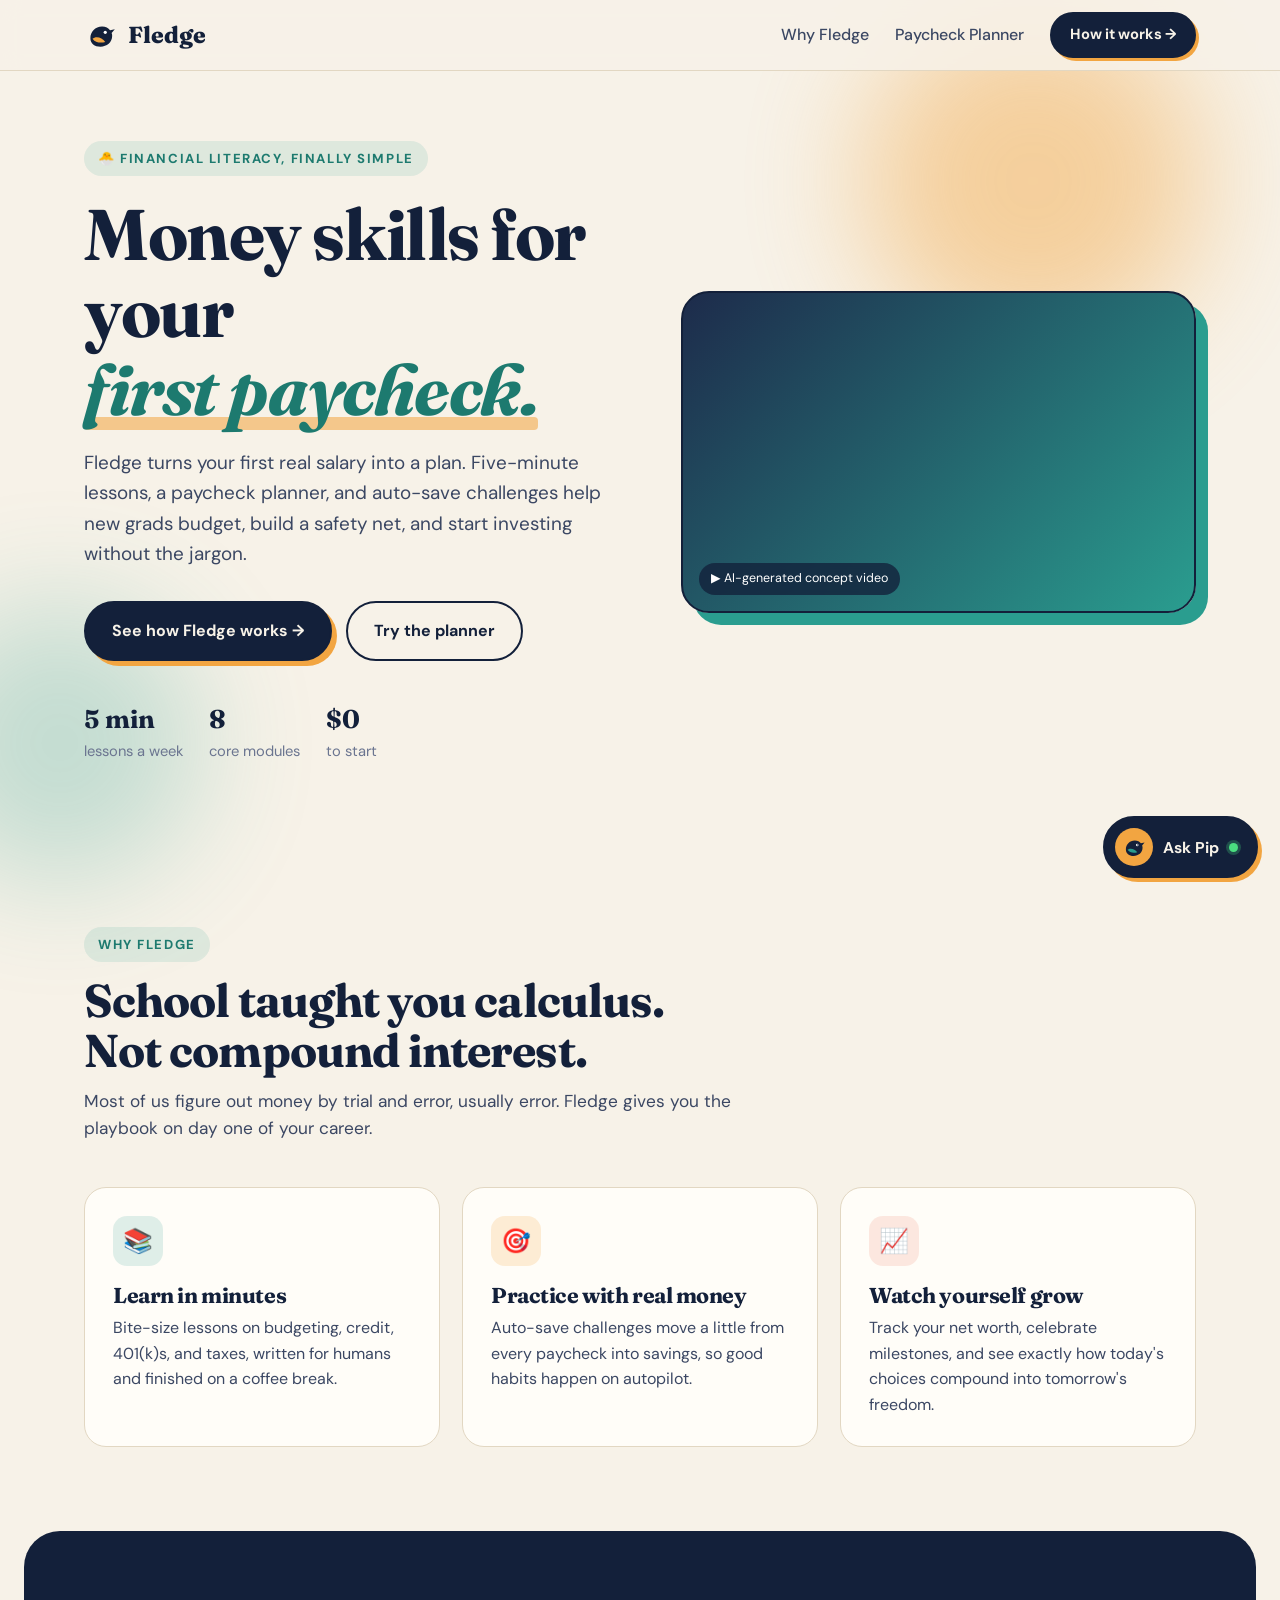
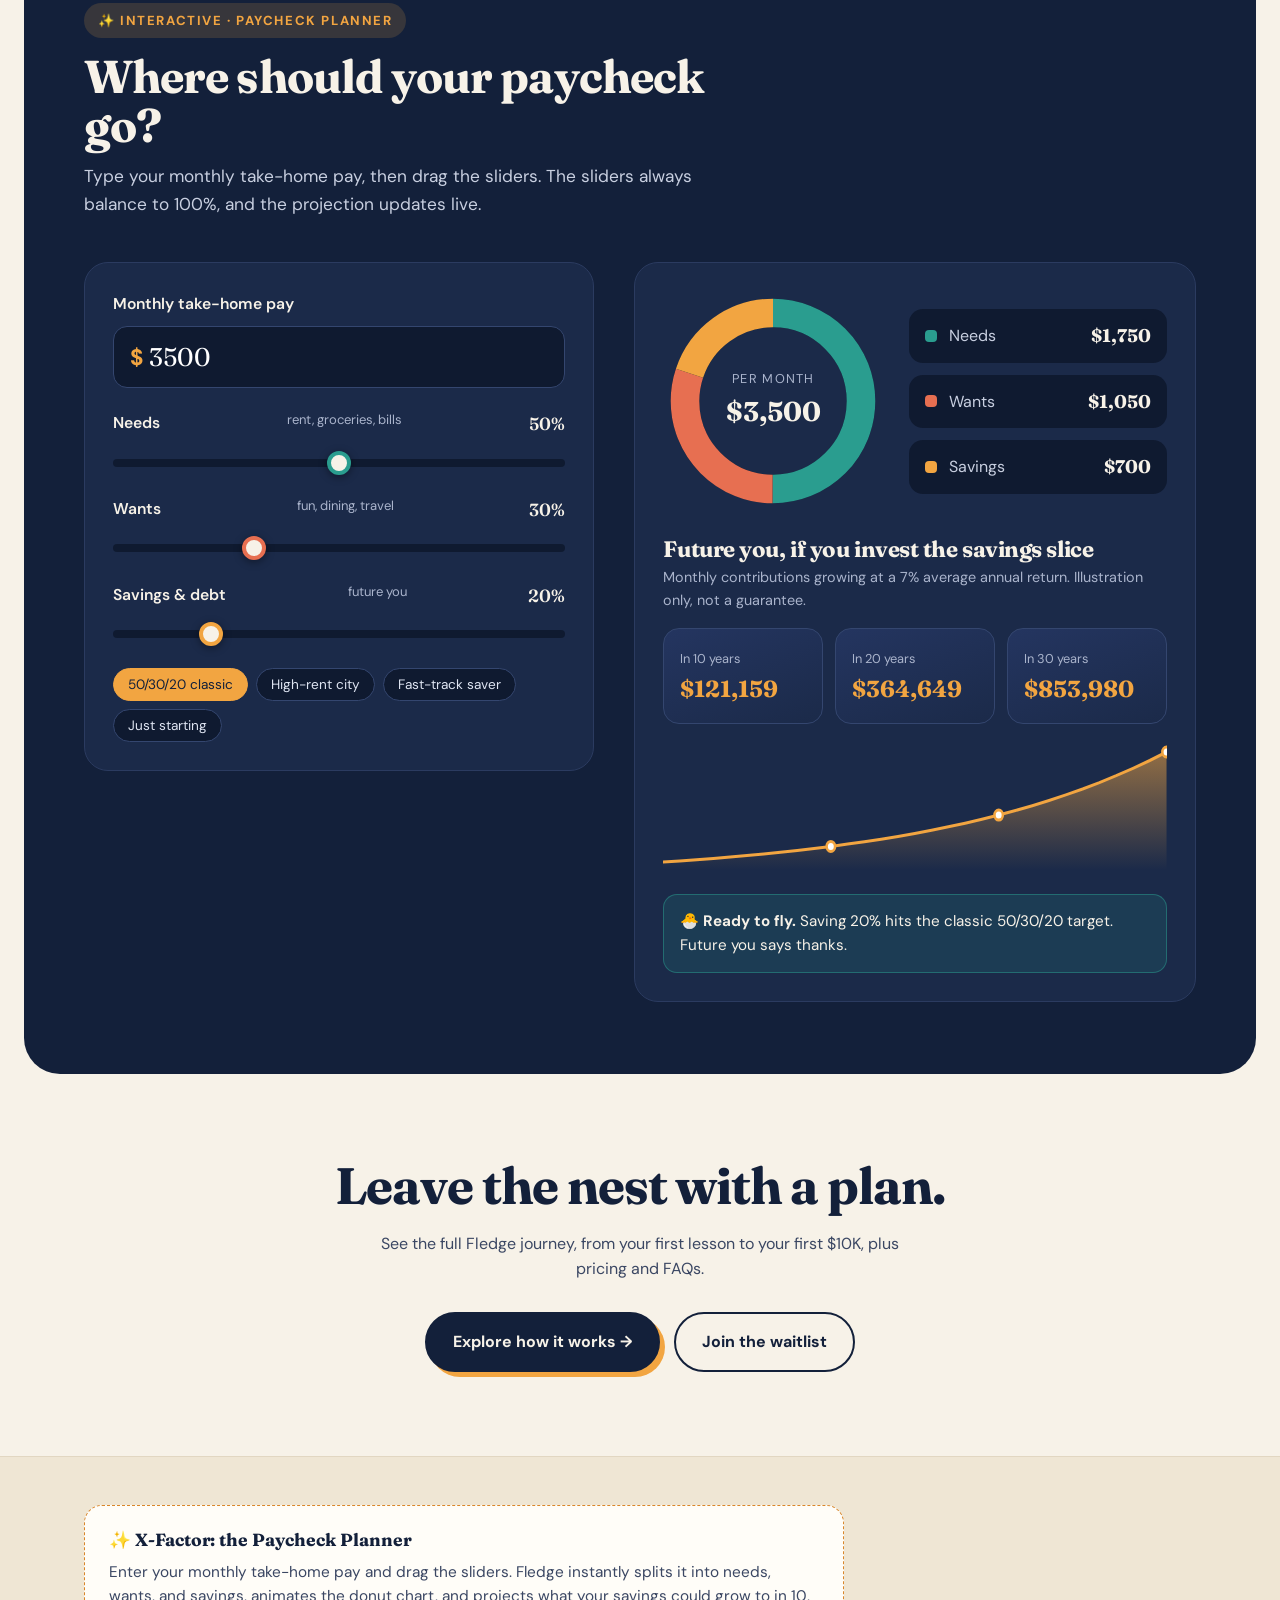
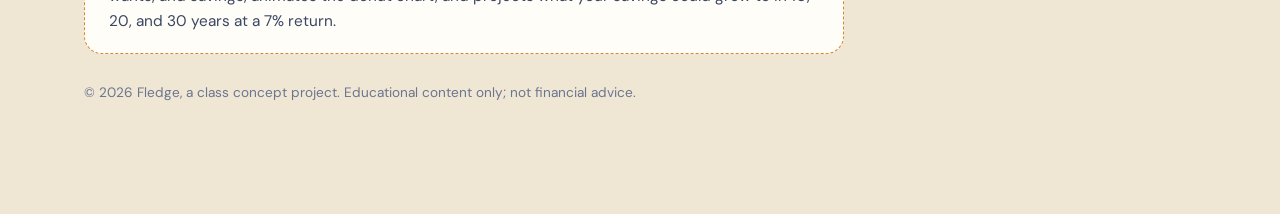
<file: index.html>
<!DOCTYPE html>
<html lang="en">
<head>
<meta charset="UTF-8">
<meta name="viewport" content="width=device-width, initial-scale=1.0">
<title>Fledge | Money skills for your first paycheck</title>
<meta name="description" content="Fledge is a financial literacy app that helps young professionals budget, save, and invest from their very first paycheck.">
<link rel="icon" href="data:image/svg+xml,<svg xmlns='http://www.w3.org/2000/svg' viewBox='0 0 64 64'><path d='M12 38c0-12 9-22 22-22 7 0 12 3 15 7l9-2-6 7c1 2 1 4 1 6 0 12-10 20-22 20-11 0-19-6-19-16z' fill='%2313203a'/><path d='M24 36c6 0 12 3 16 9-9 3-19 1-24-6 2-2 5-3 8-3z' fill='%23f2a541'/></svg>">
<link rel="preconnect" href="https://fonts.googleapis.com">
<link rel="preconnect" href="https://fonts.gstatic.com" crossorigin>
<link href="https://fonts.googleapis.com/css2?family=DM+Sans:wght@400;500;700&family=Fraunces:ital,opsz,wght@0,9..144,600;0,9..144,800;1,9..144,600&display=swap" rel="stylesheet">
<link rel="stylesheet" href="styles.css">
</head>
<body>

<nav class="nav">
  <div class="wrap">
    <a class="logo" href="index.html">
      <svg viewBox="0 0 64 64" aria-hidden="true"><path d="M12 38c0-12 9-22 22-22 7 0 12 3 15 7l9-2-6 7c1 2 1 4 1 6 0 12-10 20-22 20-11 0-19-6-19-16z" fill="#13203a"/><path d="M24 36c6 0 12 3 16 9-9 3-19 1-24-6 2-2 5-3 8-3z" fill="#f2a541"/><circle cx="40" cy="27" r="3" fill="#fff"/></svg>
      Fledge
    </a>
    <div class="nav-links">
      <a class="hide-sm" href="#why">Why Fledge</a>
      <a class="hide-sm" href="#planner">Paycheck Planner</a>
      <a class="btn btn-primary btn-sm" href="learn.html">How it works →</a>
    </div>
  </div>
</nav>

<header class="hero">
  <span class="blob b1"></span><span class="blob b2"></span>
  <div class="wrap">
    <div>
      <span class="eyebrow">🐣 Financial literacy, finally simple</span>
      <h1>Money skills for your <em>first paycheck.</em></h1>
      <p class="lede">Fledge turns your first real salary into a plan. Five-minute lessons, a paycheck planner, and auto-save challenges help new grads budget, build a safety net, and start investing without the jargon.</p>
      <div class="hero-ctas">
        <a class="btn btn-primary" href="learn.html">See how Fledge works →</a>
        <a class="btn btn-ghost" href="#planner">Try the planner</a>
      </div>
      <div class="trust">
        <div><strong>5 min</strong>lessons a week</div>
        <div><strong>8</strong>core modules</div>
        <div><strong>$0</strong>to start</div>
      </div>
    </div>
    <div class="video-frame">
      <video id="hero-video" autoplay muted loop playsinline preload="auto" aria-label="AI-generated video illustrating the Fledge concept">
        <source src="media/hero.mp4" type="video/mp4">
      </video>
      <span class="video-tag">▶ AI-generated concept video</span>
    </div>
  </div>
</header>

<section id="why">
  <div class="wrap">
    <div class="section-head reveal">
      <span class="eyebrow">Why Fledge</span>
      <h2>School taught you calculus. Not compound interest.</h2>
      <p>Most of us figure out money by trial and error, usually error. Fledge gives you the playbook on day one of your career.</p>
    </div>
    <div class="cards">
      <div class="card reveal">
        <div class="icon" style="background:rgba(42,157,143,.15)">📚</div>
        <h3>Learn in minutes</h3>
        <p>Bite-size lessons on budgeting, credit, 401(k)s, and taxes, written for humans and finished on a coffee break.</p>
      </div>
      <div class="card reveal">
        <div class="icon" style="background:rgba(242,165,65,.2)">🎯</div>
        <h3>Practice with real money</h3>
        <p>Auto-save challenges move a little from every paycheck into savings, so good habits happen on autopilot.</p>
      </div>
      <div class="card reveal">
        <div class="icon" style="background:rgba(231,111,81,.15)">📈</div>
        <h3>Watch yourself grow</h3>
        <p>Track your net worth, celebrate milestones, and see exactly how today's choices compound into tomorrow's freedom.</p>
      </div>
    </div>
  </div>
</section>

<section class="planner" id="planner">
  <div class="wrap">
    <div class="section-head reveal">
      <span class="eyebrow">✨ Interactive · Paycheck Planner</span>
      <h2>Where should your paycheck go?</h2>
      <p>Type your monthly take-home pay, then drag the sliders. The sliders always balance to 100%, and the projection updates live.</p>
    </div>
    <div class="planner-grid" id="planner-app">
      <div class="panel">
        <div class="field">
          <label for="pay">Monthly take-home pay</label>
          <div class="money-input"><b>$</b><input id="pay" type="text" inputmode="decimal" value="3500" aria-label="Monthly take-home pay in dollars"></div>
        </div>
        <div class="field">
          <label for="r-needs">Needs <small style="color:#aab4cc;font-weight:400">rent, groceries, bills</small><span id="l-needs">50%</span></label>
          <input id="r-needs" class="r-needs" type="range" min="0" max="100" value="50">
        </div>
        <div class="field">
          <label for="r-wants">Wants <small style="color:#aab4cc;font-weight:400">fun, dining, travel</small><span id="l-wants">30%</span></label>
          <input id="r-wants" class="r-wants" type="range" min="0" max="100" value="30">
        </div>
        <div class="field">
          <label for="r-save">Savings &amp; debt <small style="color:#aab4cc;font-weight:400">future you</small><span id="l-save">20%</span></label>
          <input id="r-save" class="r-save" type="range" min="0" max="100" value="20">
        </div>
        <div class="presets">
          <button class="chip preset" data-split="50/30/20">50/30/20 classic</button>
          <button class="chip preset" data-split="60/20/20">High-rent city</button>
          <button class="chip preset" data-split="50/20/30">Fast-track saver</button>
          <button class="chip preset" data-split="70/25/5">Just starting</button>
        </div>
      </div>
      <div class="panel">
        <div class="results">
          <div class="donut">
            <svg viewBox="0 0 200 200" width="220" height="220" aria-hidden="true">
              <circle cx="100" cy="100" r="80" stroke="#0f1a30"/>
              <circle id="arc-needs" cx="100" cy="100" r="80" stroke="#2a9d8f"/>
              <circle id="arc-wants" cx="100" cy="100" r="80" stroke="#e76f51"/>
              <circle id="arc-save" cx="100" cy="100" r="80" stroke="#f2a541"/>
            </svg>
            <div class="donut-center"><small>per month</small><strong id="d-total">$0</strong></div>
          </div>
          <div class="legend">
            <div><i style="background:#2a9d8f"></i><span>Needs</span><b id="v-needs">$0</b></div>
            <div><i style="background:#e76f51"></i><span>Wants</span><b id="v-wants">$0</b></div>
            <div><i style="background:#f2a541"></i><span>Savings</span><b id="v-save">$0</b></div>
          </div>
        </div>
        <div class="future">
          <h3>Future you, if you invest the savings slice</h3>
          <p class="small">Monthly contributions growing at a 7% average annual return. Illustration only, not a guarantee.</p>
          <div class="future-row">
            <div><small>In 10 years</small><strong id="f10">$0</strong></div>
            <div><small>In 20 years</small><strong id="f20">$0</strong></div>
            <div><small>In 30 years</small><strong id="f30">$0</strong></div>
          </div>
          <svg id="growth" class="growth" viewBox="0 0 600 130" preserveAspectRatio="none" aria-hidden="true"></svg>
          <div class="verdict" id="verdict"></div>
        </div>
      </div>
    </div>
  </div>
</section>

<section class="band">
  <div class="wrap reveal">
    <h2>Leave the nest with a plan.</h2>
    <p>See the full Fledge journey, from your first lesson to your first $10K, plus pricing and FAQs.</p>
    <div class="hero-ctas" style="justify-content:center">
      <a class="btn btn-primary" href="learn.html">Explore how it works →</a>
      <a class="btn btn-ghost" href="#" data-open-chat="How do I join the waitlist?">Join the waitlist</a>
    </div>
  </div>
</section>

<footer>
  <div class="wrap">
    <div class="xfactor-note">
      <h4>✨ X-Factor: the Paycheck Planner</h4>
      <p>Enter your monthly take-home pay and drag the sliders. Fledge instantly splits it into needs, wants, and savings, animates the donut chart, and projects what your savings could grow to in 10, 20, and 30 years at a 7% return.</p>
    </div>
    <p class="fine">© 2026 Fledge, a class concept project. Educational content only; not financial advice.</p>
  </div>
</footer>

<script src="app.js"></script>
</body>
</html>
</file>
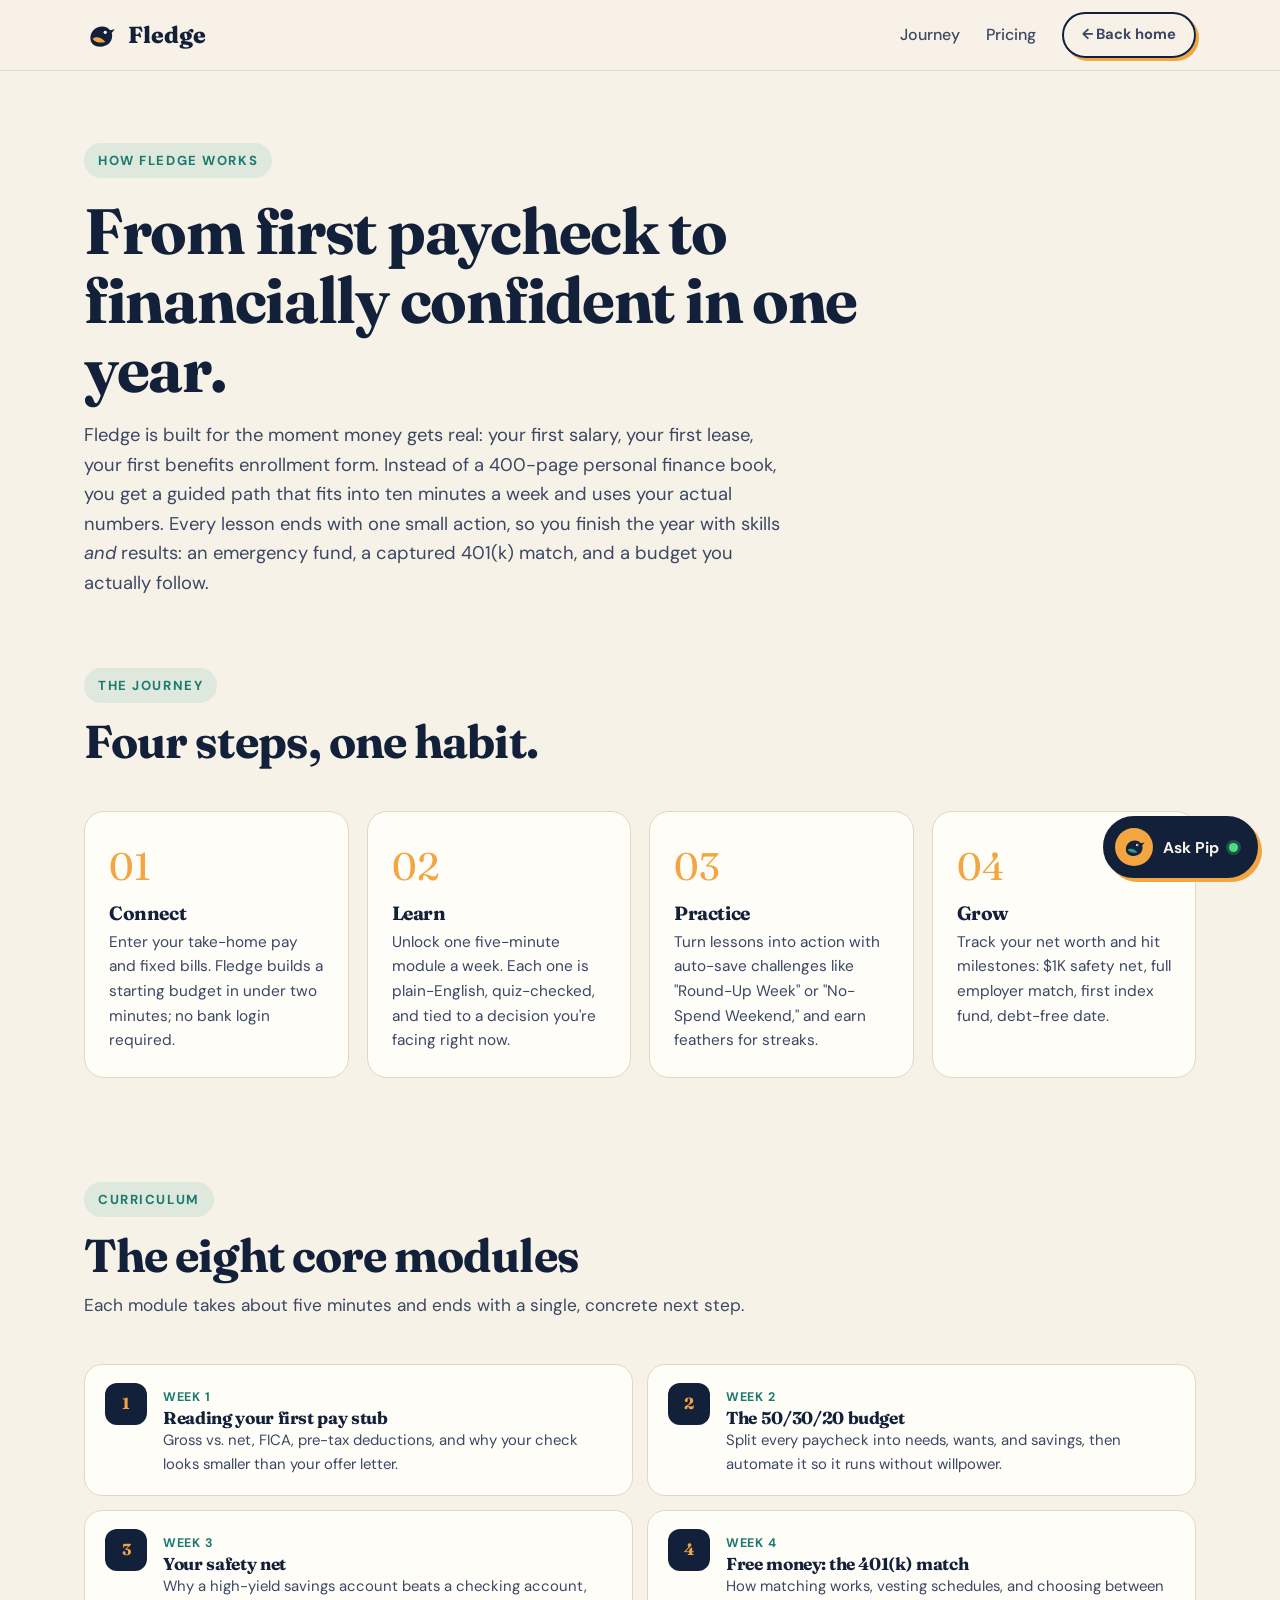
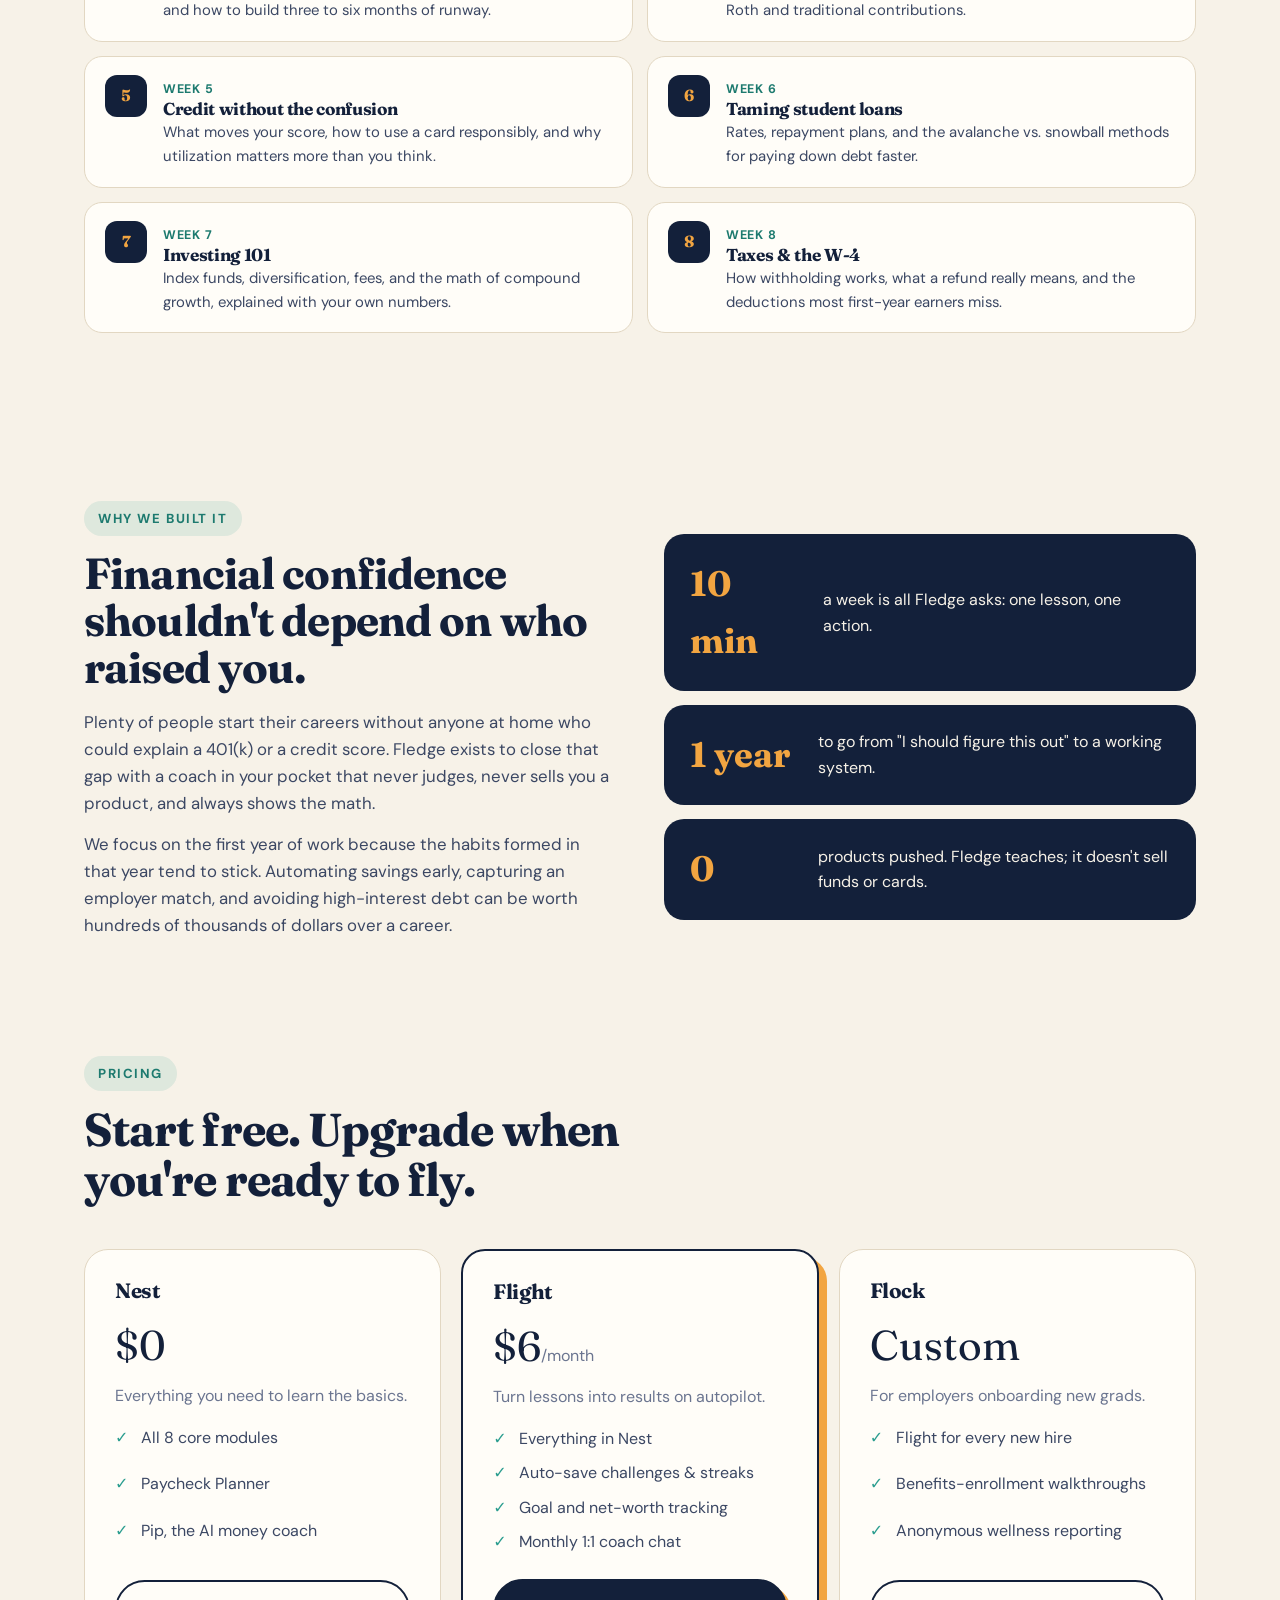
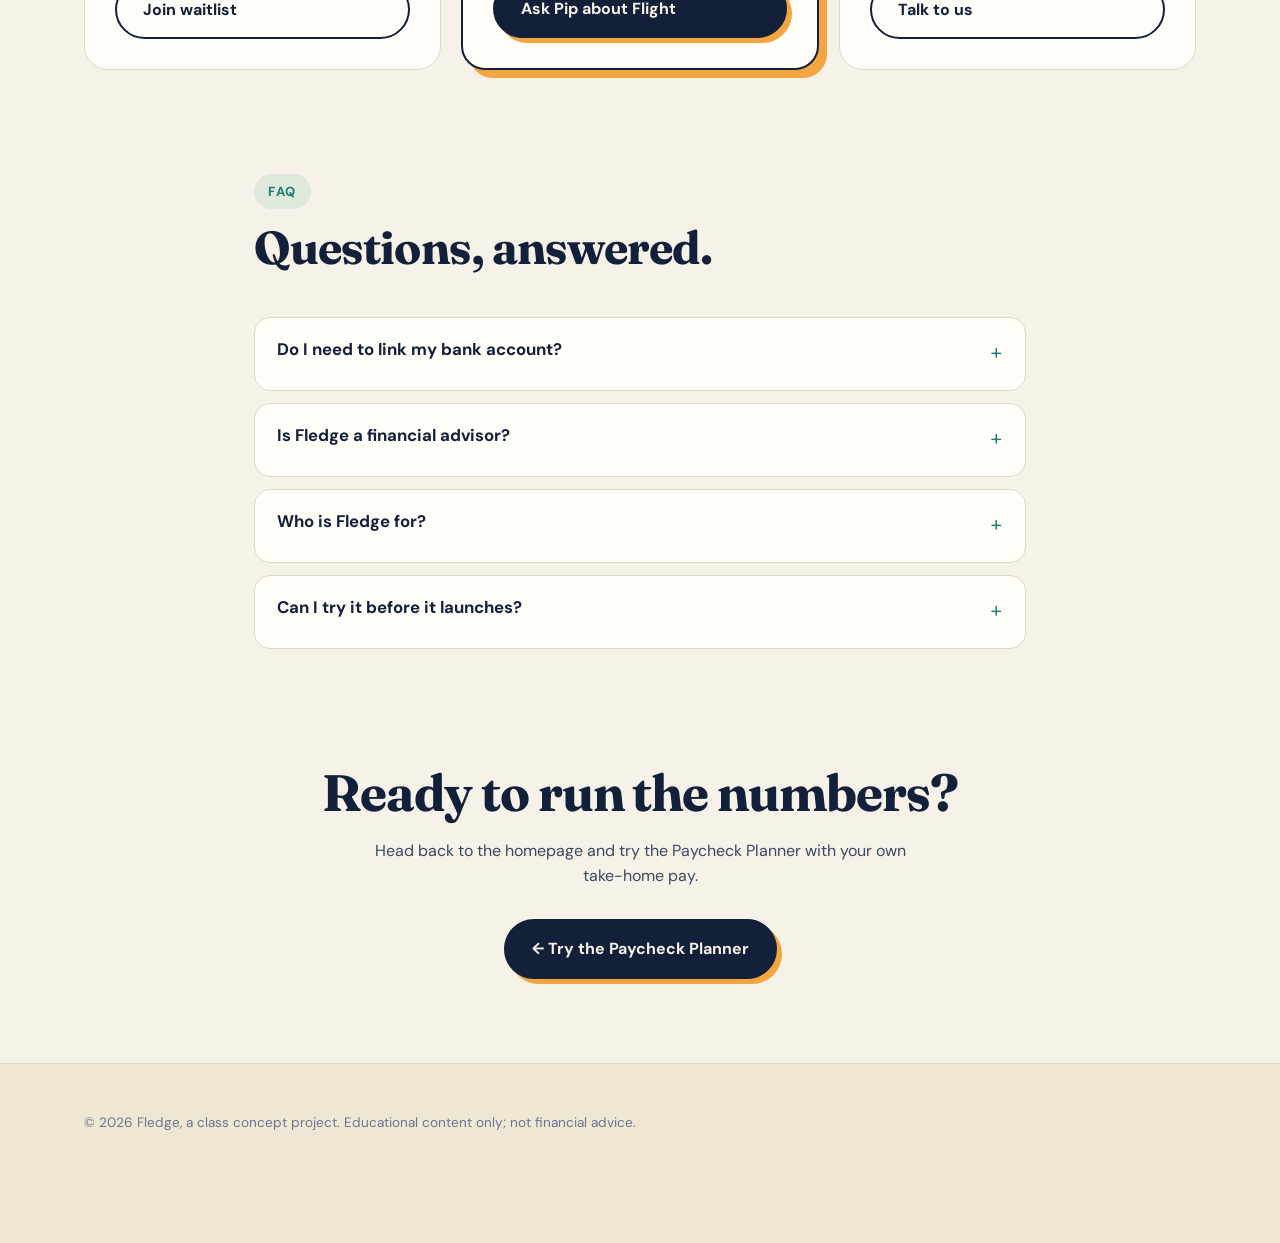
<file: learn.html>
<!DOCTYPE html>
<html lang="en">
<head>
<meta charset="UTF-8">
<meta name="viewport" content="width=device-width, initial-scale=1.0">
<title>How Fledge works | Fledge</title>
<meta name="description" content="How the Fledge financial literacy app works: the four-step journey, eight core modules, pricing, and FAQs.">
<link rel="icon" href="data:image/svg+xml,<svg xmlns='http://www.w3.org/2000/svg' viewBox='0 0 64 64'><path d='M12 38c0-12 9-22 22-22 7 0 12 3 15 7l9-2-6 7c1 2 1 4 1 6 0 12-10 20-22 20-11 0-19-6-19-16z' fill='%2313203a'/><path d='M24 36c6 0 12 3 16 9-9 3-19 1-24-6 2-2 5-3 8-3z' fill='%23f2a541'/></svg>">
<link rel="preconnect" href="https://fonts.googleapis.com">
<link rel="preconnect" href="https://fonts.gstatic.com" crossorigin>
<link href="https://fonts.googleapis.com/css2?family=DM+Sans:wght@400;500;700&family=Fraunces:ital,opsz,wght@0,9..144,600;0,9..144,800;1,9..144,600&display=swap" rel="stylesheet">
<link rel="stylesheet" href="styles.css">
</head>
<body>

<nav class="nav">
  <div class="wrap">
    <a class="logo" href="index.html">
      <svg viewBox="0 0 64 64" aria-hidden="true"><path d="M12 38c0-12 9-22 22-22 7 0 12 3 15 7l9-2-6 7c1 2 1 4 1 6 0 12-10 20-22 20-11 0-19-6-19-16z" fill="#13203a"/><path d="M24 36c6 0 12 3 16 9-9 3-19 1-24-6 2-2 5-3 8-3z" fill="#f2a541"/><circle cx="40" cy="27" r="3" fill="#fff"/></svg>
      Fledge
    </a>
    <div class="nav-links">
      <a class="hide-sm" href="#journey">Journey</a>
      <a class="hide-sm" href="#pricing">Pricing</a>
      <a class="btn btn-ghost btn-sm" href="index.html">← Back home</a>
    </div>
  </div>
</nav>

<header class="page-hero">
  <div class="wrap">
    <span class="eyebrow">How Fledge works</span>
    <h1>From first paycheck to financially confident in one year.</h1>
    <p>Fledge is built for the moment money gets real: your first salary, your first lease, your first benefits enrollment form. Instead of a 400-page personal finance book, you get a guided path that fits into ten minutes a week and uses your actual numbers. Every lesson ends with one small action, so you finish the year with skills <em>and</em> results: an emergency fund, a captured 401(k) match, and a budget you actually follow.</p>
  </div>
</header>

<section id="journey" style="padding-top:40px">
  <div class="wrap">
    <div class="section-head reveal">
      <span class="eyebrow">The journey</span>
      <h2>Four steps, one habit.</h2>
    </div>
    <div class="steps">
      <div class="step reveal"><h3>Connect</h3><p>Enter your take-home pay and fixed bills. Fledge builds a starting budget in under two minutes; no bank login required.</p></div>
      <div class="step reveal"><h3>Learn</h3><p>Unlock one five-minute module a week. Each one is plain-English, quiz-checked, and tied to a decision you're facing right now.</p></div>
      <div class="step reveal"><h3>Practice</h3><p>Turn lessons into action with auto-save challenges like "Round-Up Week" or "No-Spend Weekend," and earn feathers for streaks.</p></div>
      <div class="step reveal"><h3>Grow</h3><p>Track your net worth and hit milestones: $1K safety net, full employer match, first index fund, debt-free date.</p></div>
    </div>
  </div>
</section>

<section style="padding-top:20px">
  <div class="wrap">
    <div class="section-head reveal">
      <span class="eyebrow">Curriculum</span>
      <h2>The eight core modules</h2>
      <p>Each module takes about five minutes and ends with a single, concrete next step.</p>
    </div>
    <div class="modules">
      <div class="module reveal"><span class="num">1</span><div><small>Week 1</small><h3>Reading your first pay stub</h3><p>Gross vs. net, FICA, pre-tax deductions, and why your check looks smaller than your offer letter.</p></div></div>
      <div class="module reveal"><span class="num">2</span><div><small>Week 2</small><h3>The 50/30/20 budget</h3><p>Split every paycheck into needs, wants, and savings, then automate it so it runs without willpower.</p></div></div>
      <div class="module reveal"><span class="num">3</span><div><small>Week 3</small><h3>Your safety net</h3><p>Why a high-yield savings account beats a checking account, and how to build three to six months of runway.</p></div></div>
      <div class="module reveal"><span class="num">4</span><div><small>Week 4</small><h3>Free money: the 401(k) match</h3><p>How matching works, vesting schedules, and choosing between Roth and traditional contributions.</p></div></div>
      <div class="module reveal"><span class="num">5</span><div><small>Week 5</small><h3>Credit without the confusion</h3><p>What moves your score, how to use a card responsibly, and why utilization matters more than you think.</p></div></div>
      <div class="module reveal"><span class="num">6</span><div><small>Week 6</small><h3>Taming student loans</h3><p>Rates, repayment plans, and the avalanche vs. snowball methods for paying down debt faster.</p></div></div>
      <div class="module reveal"><span class="num">7</span><div><small>Week 7</small><h3>Investing 101</h3><p>Index funds, diversification, fees, and the math of compound growth, explained with your own numbers.</p></div></div>
      <div class="module reveal"><span class="num">8</span><div><small>Week 8</small><h3>Taxes &amp; the W-4</h3><p>How withholding works, what a refund really means, and the deductions most first-year earners miss.</p></div></div>
    </div>
  </div>
</section>

<section>
  <div class="wrap mission">
    <div class="reveal">
      <span class="eyebrow">Why we built it</span>
      <h2 style="font-size:clamp(2rem,3.4vw,2.8rem);margin:14px 0 18px">Financial confidence shouldn't depend on who raised you.</h2>
      <p>Plenty of people start their careers without anyone at home who could explain a 401(k) or a credit score. Fledge exists to close that gap with a coach in your pocket that never judges, never sells you a product, and always shows the math.</p>
      <p>We focus on the first year of work because the habits formed in that year tend to stick. Automating savings early, capturing an employer match, and avoiding high-interest debt can be worth hundreds of thousands of dollars over a career.</p>
    </div>
    <div class="stat-stack reveal">
      <div class="stat"><strong>10 min</strong><span>a week is all Fledge asks: one lesson, one action.</span></div>
      <div class="stat"><strong>1 year</strong><span>to go from "I should figure this out" to a working system.</span></div>
      <div class="stat"><strong>0</strong><span>products pushed. Fledge teaches; it doesn't sell funds or cards.</span></div>
    </div>
  </div>
</section>

<section id="pricing" style="padding-top:20px">
  <div class="wrap">
    <div class="section-head reveal">
      <span class="eyebrow">Pricing</span>
      <h2>Start free. Upgrade when you're ready to fly.</h2>
    </div>
    <div class="pricing">
      <div class="price reveal">
        <h3>Nest</h3>
        <div class="amt">$0</div>
        <p style="color:var(--muted)">Everything you need to learn the basics.</p>
        <ul><li>All 8 core modules</li><li>Paycheck Planner</li><li>Pip, the AI money coach</li></ul>
        <a class="btn btn-ghost" href="#" data-open-chat="How do I join the waitlist?">Join waitlist</a>
      </div>
      <div class="price featured reveal">
        <h3>Flight</h3>
        <div class="amt">$6<small>/month</small></div>
        <p style="color:var(--muted)">Turn lessons into results on autopilot.</p>
        <ul><li>Everything in Nest</li><li>Auto-save challenges &amp; streaks</li><li>Goal and net-worth tracking</li><li>Monthly 1:1 coach chat</li></ul>
        <a class="btn btn-primary" href="#" data-open-chat="Tell me about the Flight plan">Ask Pip about Flight</a>
      </div>
      <div class="price reveal">
        <h3>Flock</h3>
        <div class="amt">Custom</div>
        <p style="color:var(--muted)">For employers onboarding new grads.</p>
        <ul><li>Flight for every new hire</li><li>Benefits-enrollment walkthroughs</li><li>Anonymous wellness reporting</li></ul>
        <a class="btn btn-ghost" href="#" data-open-chat="How does Flock work for employers?">Talk to us</a>
      </div>
    </div>
  </div>
</section>

<section class="faq" style="padding-top:20px">
  <div class="wrap" style="max-width:820px">
    <div class="section-head reveal">
      <span class="eyebrow">FAQ</span>
      <h2>Questions, answered.</h2>
    </div>
    <details class="reveal"><summary>Do I need to link my bank account?</summary><p>No. Fledge works with the numbers you type in. Bank linking is optional in the Flight plan for automatic tracking.</p></details>
    <details class="reveal"><summary>Is Fledge a financial advisor?</summary><p>No. Fledge is an education tool. It explains concepts and runs illustrative math, but it never recommends specific securities. For personal investment decisions, talk to a licensed professional.</p></details>
    <details class="reveal"><summary>Who is Fledge for?</summary><p>Anyone in their first few years of full-time work: new grads, career switchers, and anyone who never got "the money talk."</p></details>
    <details class="reveal"><summary>Can I try it before it launches?</summary><p>Yes. Join the waitlist and we'll send early-access invites in batches. In the meantime, Pip (bottom-right) can answer your money questions right now.</p></details>
  </div>
</section>

<section class="band" style="padding-top:20px">
  <div class="wrap reveal">
    <h2>Ready to run the numbers?</h2>
    <p>Head back to the homepage and try the Paycheck Planner with your own take-home pay.</p>
    <a class="btn btn-primary" href="index.html#planner">← Try the Paycheck Planner</a>
  </div>
</section>

<footer>
  <div class="wrap">
    <p class="fine">© 2026 Fledge, a class concept project. Educational content only; not financial advice.</p>
  </div>
</footer>

<script src="app.js"></script>
</body>
</html>
</file>
<file: styles.css>
:root{
  --paper:#f7f2e8;--paper-2:#efe6d4;--ink:#13203a;--ink-2:#3b4763;--muted:#6b7590;
  --gold:#f2a541;--gold-deep:#d9862a;--teal:#2a9d8f;--teal-deep:#1d7a6f;--coral:#e76f51;
  --card:#fffdf8;--line:#e2d7c2;--shadow:0 18px 40px -18px rgba(19,32,58,.35);
  --radius:22px;
}
*{box-sizing:border-box;margin:0;padding:0}
html{scroll-behavior:smooth}
body{font-family:"DM Sans",system-ui,sans-serif;background:var(--paper);color:var(--ink);line-height:1.6;-webkit-font-smoothing:antialiased;overflow-x:hidden}
h1,h2,h3{font-family:"Fraunces",Georgia,serif;font-weight:700;line-height:1.08;letter-spacing:-.02em}
a{color:inherit}
.wrap{max-width:1160px;margin:0 auto;padding:0 24px}

/* nav */
.nav{position:sticky;top:0;z-index:40;background:rgba(247,242,232,.86);backdrop-filter:blur(10px);border-bottom:1px solid var(--line)}
.nav .wrap{display:flex;align-items:center;justify-content:space-between;height:70px}
.logo{display:flex;align-items:center;gap:10px;font-family:"Fraunces",serif;font-weight:800;font-size:1.45rem;text-decoration:none}
.logo svg{width:34px;height:34px}
.nav-links{display:flex;gap:26px;align-items:center;font-weight:500}
.nav-links a{text-decoration:none;color:var(--ink-2)}
.nav-links a:hover{color:var(--ink)}
.nav-links a.btn-primary,.nav-links a.btn-ghost:hover{color:var(--paper)}
@media(max-width:720px){.nav-links a.hide-sm{display:none}}

/* buttons */
.btn{display:inline-flex;align-items:center;gap:10px;padding:15px 26px;border-radius:999px;font-weight:700;font-size:1rem;text-decoration:none;border:2px solid var(--ink);cursor:pointer;transition:transform .18s ease,box-shadow .18s ease,background .18s}
.btn-primary{background:var(--ink);color:var(--paper);box-shadow:5px 5px 0 var(--gold)}
.btn-primary:hover{transform:translate(-2px,-2px);box-shadow:7px 7px 0 var(--gold)}
.btn-ghost{background:transparent;color:var(--ink)}
.btn-ghost:hover{background:var(--ink);color:var(--paper)}
.btn-sm{padding:9px 18px;font-size:.92rem;box-shadow:3px 3px 0 var(--gold)}

/* hero */
.hero{padding:70px 0 80px;position:relative}
.hero .wrap{display:grid;grid-template-columns:1.05fr 1fr;gap:56px;align-items:center}
.eyebrow{display:inline-flex;align-items:center;gap:8px;font-size:.82rem;font-weight:700;letter-spacing:.12em;text-transform:uppercase;color:var(--teal-deep);background:rgba(42,157,143,.12);padding:7px 14px;border-radius:999px}
.hero h1{font-size:clamp(2.6rem,5.6vw,4.6rem);margin:20px 0 20px}
.hero h1 em{font-style:italic;color:var(--teal-deep);position:relative;white-space:nowrap}
.hero h1 em::after{content:"";position:absolute;left:0;right:0;bottom:.04em;height:.18em;background:var(--gold);opacity:.55;z-index:-1;border-radius:4px}
.hero p.lede{font-size:1.18rem;color:var(--ink-2);max-width:520px;margin-bottom:32px}
.hero-ctas{display:flex;flex-wrap:wrap;gap:14px}
.trust{display:flex;gap:26px;margin-top:38px;color:var(--muted);font-size:.92rem}
.trust strong{display:block;font-family:"Fraunces",serif;font-size:1.6rem;color:var(--ink)}
.video-frame{position:relative;border-radius:28px;overflow:hidden;border:2px solid var(--ink);box-shadow:12px 12px 0 var(--teal);background:linear-gradient(135deg,#1d2b4b,#2a9d8f);aspect-ratio:16/10}
.video-frame video{width:100%;height:100%;object-fit:cover;display:block}
.video-tag{position:absolute;left:16px;bottom:16px;background:rgba(19,32,58,.78);color:#fff;font-size:.78rem;padding:6px 12px;border-radius:999px;backdrop-filter:blur(4px)}
.blob{position:absolute;border-radius:50%;filter:blur(60px);opacity:.45;z-index:-1}
.blob.b1{width:340px;height:340px;background:var(--gold);top:-60px;right:6%}
.blob.b2{width:280px;height:280px;background:var(--teal);bottom:-40px;left:-80px;opacity:.25}
@media(max-width:900px){.hero .wrap{grid-template-columns:1fr}.hero{padding-top:40px}}

/* sections */
section{padding:84px 0}
.section-head{max-width:660px;margin-bottom:44px}
.section-head h2{font-size:clamp(2rem,3.6vw,3rem);margin:14px 0 12px}
.section-head p{color:var(--ink-2);font-size:1.08rem}
.cards{display:grid;grid-template-columns:repeat(3,1fr);gap:22px}
.card{background:var(--card);border:1.5px solid var(--line);border-radius:var(--radius);padding:28px;transition:transform .2s,box-shadow .2s}
.card:hover{transform:translateY(-4px);box-shadow:var(--shadow)}
.card .icon{width:50px;height:50px;border-radius:14px;display:grid;place-items:center;font-size:1.5rem;margin-bottom:18px}
.card h3{font-size:1.35rem;margin-bottom:8px}
.card p{color:var(--ink-2)}
@media(max-width:860px){.cards{grid-template-columns:1fr}}

/* planner (x-factor) */
.planner{background:var(--ink);color:var(--paper);border-radius:36px;margin:0 24px;padding:72px 0}
.planner .eyebrow{background:rgba(242,165,65,.16);color:var(--gold)}
.planner .section-head p{color:#c8cfe0}
.planner-grid{display:grid;grid-template-columns:1fr 1.1fr;gap:40px;align-items:start}
.panel{background:#1b2a49;border:1px solid #2b3b60;border-radius:24px;padding:28px}
.field{margin-bottom:22px}
.field label{display:flex;justify-content:space-between;font-weight:600;margin-bottom:10px;font-size:.98rem}
.field label span{font-family:"Fraunces",serif;font-size:1.1rem}
.money-input{display:flex;align-items:center;background:#0f1a30;border:1.5px solid #34466f;border-radius:14px;padding:4px 16px}
.money-input b{color:var(--gold);font-size:1.4rem;margin-right:6px}
.money-input input{flex:1;background:transparent;border:0;color:#fff;font-size:1.6rem;font-family:"Fraunces",serif;padding:10px 0;outline:none;width:100%}
input[type=range]{width:100%;appearance:none;height:8px;border-radius:999px;background:#0f1a30;outline:none}
input[type=range]::-webkit-slider-thumb{appearance:none;width:24px;height:24px;border-radius:50%;background:var(--paper);border:4px solid var(--c,#f2a541);cursor:pointer;box-shadow:0 2px 8px rgba(0,0,0,.4)}
input[type=range]::-moz-range-thumb{width:18px;height:18px;border-radius:50%;background:var(--paper);border:4px solid var(--c,#f2a541);cursor:pointer}
.r-needs{--c:#2a9d8f}.r-wants{--c:#e76f51}.r-save{--c:#f2a541}
.presets{display:flex;gap:8px;flex-wrap:wrap;margin-top:6px}
.chip{background:#0f1a30;border:1px solid #34466f;color:#dfe5f2;border-radius:999px;padding:7px 14px;font-size:.85rem;cursor:pointer;font-family:inherit;transition:.15s}
.chip:hover,.chip.on{background:var(--gold);color:var(--ink);border-color:var(--gold)}
.results{display:grid;grid-template-columns:220px 1fr;gap:26px;align-items:center}
.donut{position:relative;width:220px;height:220px}
.donut svg{transform:rotate(-90deg)}
.donut circle{fill:none;stroke-width:26;transition:stroke-dasharray .6s cubic-bezier(.2,.8,.2,1),stroke-dashoffset .6s cubic-bezier(.2,.8,.2,1)}
.donut-center{position:absolute;inset:0;display:grid;place-content:center;text-align:center}
.donut-center small{color:#aab4cc;font-size:.8rem;text-transform:uppercase;letter-spacing:.1em}
.donut-center strong{font-family:"Fraunces",serif;font-size:1.7rem}
.legend{display:grid;gap:12px}
.legend div{display:flex;align-items:center;gap:12px;background:#0f1a30;border-radius:14px;padding:12px 16px}
.legend i{width:12px;height:12px;border-radius:4px;flex:none}
.legend span{flex:1;color:#c8cfe0}
.legend b{font-family:"Fraunces",serif;font-size:1.15rem}
.future{margin-top:26px}
.future h3{font-size:1.4rem;margin-bottom:4px}
.future p.small{color:#aab4cc;font-size:.9rem;margin-bottom:16px}
.future-row{display:grid;grid-template-columns:repeat(3,1fr);gap:12px}
.future-row div{background:linear-gradient(160deg,#243560,#1b2a49);border:1px solid #34466f;border-radius:16px;padding:16px}
.future-row small{color:#aab4cc;font-size:.8rem}
.future-row strong{display:block;font-family:"Fraunces",serif;font-size:1.45rem;color:var(--gold)}
.growth{width:100%;height:130px;margin-top:16px}
.verdict{margin-top:16px;padding:14px 16px;border-radius:14px;background:rgba(42,157,143,.16);border:1px solid rgba(42,157,143,.5);font-size:.95rem}
@media(max-width:980px){.planner-grid{grid-template-columns:1fr}}
@media(max-width:560px){.results{grid-template-columns:1fr;justify-items:center}.future-row{grid-template-columns:1fr}.planner{margin:0 10px}}

/* cta band */
.band{text-align:center}
.band h2{font-size:clamp(2rem,4vw,3.2rem);max-width:760px;margin:0 auto 18px}
.band p{color:var(--ink-2);max-width:560px;margin:0 auto 30px}

/* footer */
footer{border-top:1px solid var(--line);padding:48px 0 110px;background:var(--paper-2)}
.xfactor-note{background:var(--card);border:1.5px dashed var(--gold-deep);border-radius:18px;padding:20px 24px;max-width:760px;margin-bottom:28px}
.xfactor-note h4{font-family:"Fraunces",serif;font-size:1.1rem;margin-bottom:6px}
.xfactor-note p{color:var(--ink-2);font-size:.96rem}
.fine{color:var(--muted);font-size:.85rem}

/* learn page */
.page-hero{padding:72px 0 30px}
.page-hero h1{font-size:clamp(2.4rem,5vw,4rem);max-width:820px;margin:18px 0}
.page-hero p{font-size:1.15rem;color:var(--ink-2);max-width:700px}
.steps{display:grid;grid-template-columns:repeat(4,1fr);gap:18px;counter-reset:s}
.step{background:var(--card);border:1.5px solid var(--line);border-radius:20px;padding:24px;position:relative}
.step::before{counter-increment:s;content:"0" counter(s);font-family:"Fraunces",serif;font-size:2.4rem;color:var(--gold);display:block;margin-bottom:6px}
.step h3{font-size:1.2rem;margin-bottom:6px}
.step p{color:var(--ink-2);font-size:.96rem}
@media(max-width:900px){.steps{grid-template-columns:1fr 1fr}}
@media(max-width:560px){.steps{grid-template-columns:1fr}}
.modules{display:grid;grid-template-columns:1fr 1fr;gap:14px}
.module{display:flex;gap:16px;align-items:flex-start;background:var(--card);border:1.5px solid var(--line);border-radius:18px;padding:18px 20px}
.module .num{flex:none;width:42px;height:42px;border-radius:12px;background:var(--ink);color:var(--gold);display:grid;place-items:center;font-family:"Fraunces",serif;font-weight:700}
.module h3{font-size:1.08rem;margin-bottom:2px}
.module p{color:var(--ink-2);font-size:.93rem}
.module small{color:var(--teal-deep);font-weight:700;font-size:.78rem;letter-spacing:.06em;text-transform:uppercase}
@media(max-width:760px){.modules{grid-template-columns:1fr}}
.mission{display:grid;grid-template-columns:1fr 1fr;gap:48px;align-items:center}
.mission p{color:var(--ink-2);margin-bottom:14px;font-size:1.05rem}
.stat-stack{display:grid;gap:14px}
.stat{background:var(--ink);color:var(--paper);border-radius:20px;padding:22px 26px;display:flex;align-items:center;gap:18px}
.stat strong{font-family:"Fraunces",serif;font-size:2.2rem;color:var(--gold);min-width:110px}
@media(max-width:860px){.mission{grid-template-columns:1fr}}
.pricing{display:grid;grid-template-columns:repeat(3,1fr);gap:20px}
.price{background:var(--card);border:1.5px solid var(--line);border-radius:24px;padding:30px;display:flex;flex-direction:column}
.price.featured{border:2px solid var(--ink);box-shadow:8px 8px 0 var(--gold);transform:translateY(-6px)}
.price h3{font-size:1.3rem}
.price .amt{font-family:"Fraunces",serif;font-size:2.6rem;margin:10px 0 4px}
.price .amt small{font-size:1rem;color:var(--muted);font-family:"DM Sans",sans-serif}
.price ul{list-style:none;margin:16px 0 24px;display:grid;gap:9px;flex:1}
.price li{padding-left:26px;position:relative;color:var(--ink-2)}
.price li::before{content:"✓";position:absolute;left:0;color:var(--teal);font-weight:800}
@media(max-width:860px){.pricing{grid-template-columns:1fr}.price.featured{transform:none}}
.faq details{background:var(--card);border:1.5px solid var(--line);border-radius:16px;padding:18px 22px;margin-bottom:12px}
.faq summary{font-weight:700;cursor:pointer;font-size:1.05rem;list-style:none;display:flex;justify-content:space-between}
.faq summary::after{content:"+";font-family:"Fraunces",serif;font-size:1.4rem;color:var(--teal-deep);transition:transform .2s}
.faq details[open] summary::after{transform:rotate(45deg)}
.faq details p{margin-top:10px;color:var(--ink-2)}

/* reveal */
.reveal{opacity:0;transform:translateY(24px);transition:opacity .7s ease,transform .7s ease}
.reveal.in{opacity:1;transform:none}
@media(prefers-reduced-motion:reduce){.reveal{opacity:1;transform:none;transition:none}}

/* chatbot */
.chat-launch{position:fixed;right:22px;bottom:22px;z-index:60;display:flex;align-items:center;gap:10px;background:var(--ink);color:var(--paper);border:2px solid var(--ink);border-radius:999px;padding:10px 18px 10px 10px;font:700 .98rem "DM Sans",sans-serif;cursor:pointer;box-shadow:4px 4px 0 var(--gold);transition:transform .18s}
.chat-launch:hover{transform:translate(-2px,-2px)}
.chat-launch .av{width:38px;height:38px;border-radius:50%;background:var(--gold);display:grid;place-items:center}
.chat-launch .av svg{width:26px;height:26px}
.chat-launch .dot{width:9px;height:9px;border-radius:50%;background:#4ade80;box-shadow:0 0 0 3px rgba(74,222,128,.25)}
.chat{position:fixed;right:22px;bottom:92px;z-index:61;width:min(380px,calc(100vw - 28px));height:min(560px,calc(100vh - 130px));background:var(--card);border:2px solid var(--ink);border-radius:24px;box-shadow:var(--shadow);display:flex;flex-direction:column;overflow:hidden;transform-origin:bottom right;transform:scale(.9) translateY(10px);opacity:0;pointer-events:none;transition:.22s cubic-bezier(.2,.8,.2,1)}
.chat.open{transform:none;opacity:1;pointer-events:auto}
.chat-head{background:var(--ink);color:var(--paper);padding:14px 16px;display:flex;align-items:center;gap:12px}
.chat-head .av{width:40px;height:40px;border-radius:50%;background:var(--gold);display:grid;place-items:center;flex:none}
.chat-head .av svg{width:28px;height:28px}
.chat-head b{display:block;font-family:"Fraunces",serif;font-size:1.1rem}
.chat-head small{color:#aab4cc;font-size:.8rem}
.chat-head button{margin-left:auto;background:none;border:0;color:var(--paper);font-size:1.5rem;cursor:pointer;line-height:1}
.chat-log{flex:1;overflow-y:auto;padding:16px;display:flex;flex-direction:column;gap:10px;background:var(--paper)}
.msg{max-width:85%;padding:10px 14px;border-radius:16px;font-size:.94rem;line-height:1.5;animation:pop .2s ease}
.msg.bot{background:#fff;border:1px solid var(--line);border-bottom-left-radius:4px;align-self:flex-start}
.msg.me{background:var(--teal-deep);color:#fff;border-bottom-right-radius:4px;align-self:flex-end}
.msg a{color:var(--teal-deep);font-weight:700}
.msg ul{margin:6px 0 0 18px}
.typing{display:flex;gap:4px;padding:14px}
.typing i{width:7px;height:7px;border-radius:50%;background:var(--muted);animation:blink 1s infinite}
.typing i:nth-child(2){animation-delay:.15s}.typing i:nth-child(3){animation-delay:.3s}
@keyframes blink{0%,80%,100%{opacity:.25}40%{opacity:1}}
@keyframes pop{from{opacity:0;transform:translateY(6px)}to{opacity:1;transform:none}}
.chat-chips{display:flex;gap:6px;flex-wrap:wrap;padding:8px 12px 0;background:var(--card)}
.chat-chips button{background:var(--paper);border:1px solid var(--line);border-radius:999px;padding:6px 11px;font:500 .8rem "DM Sans",sans-serif;cursor:pointer;color:var(--ink)}
.chat-chips button:hover{border-color:var(--ink)}
.chat-form{display:flex;gap:8px;padding:12px;background:var(--card)}
.chat-form input{flex:1;border:1.5px solid var(--line);border-radius:999px;padding:11px 16px;font:inherit;font-size:.95rem;outline:none;background:#fff}
.chat-form input:focus{border-color:var(--teal)}
.chat-form button{background:var(--ink);color:var(--paper);border:0;border-radius:50%;width:44px;height:44px;cursor:pointer;font-size:1.1rem}
</file>
